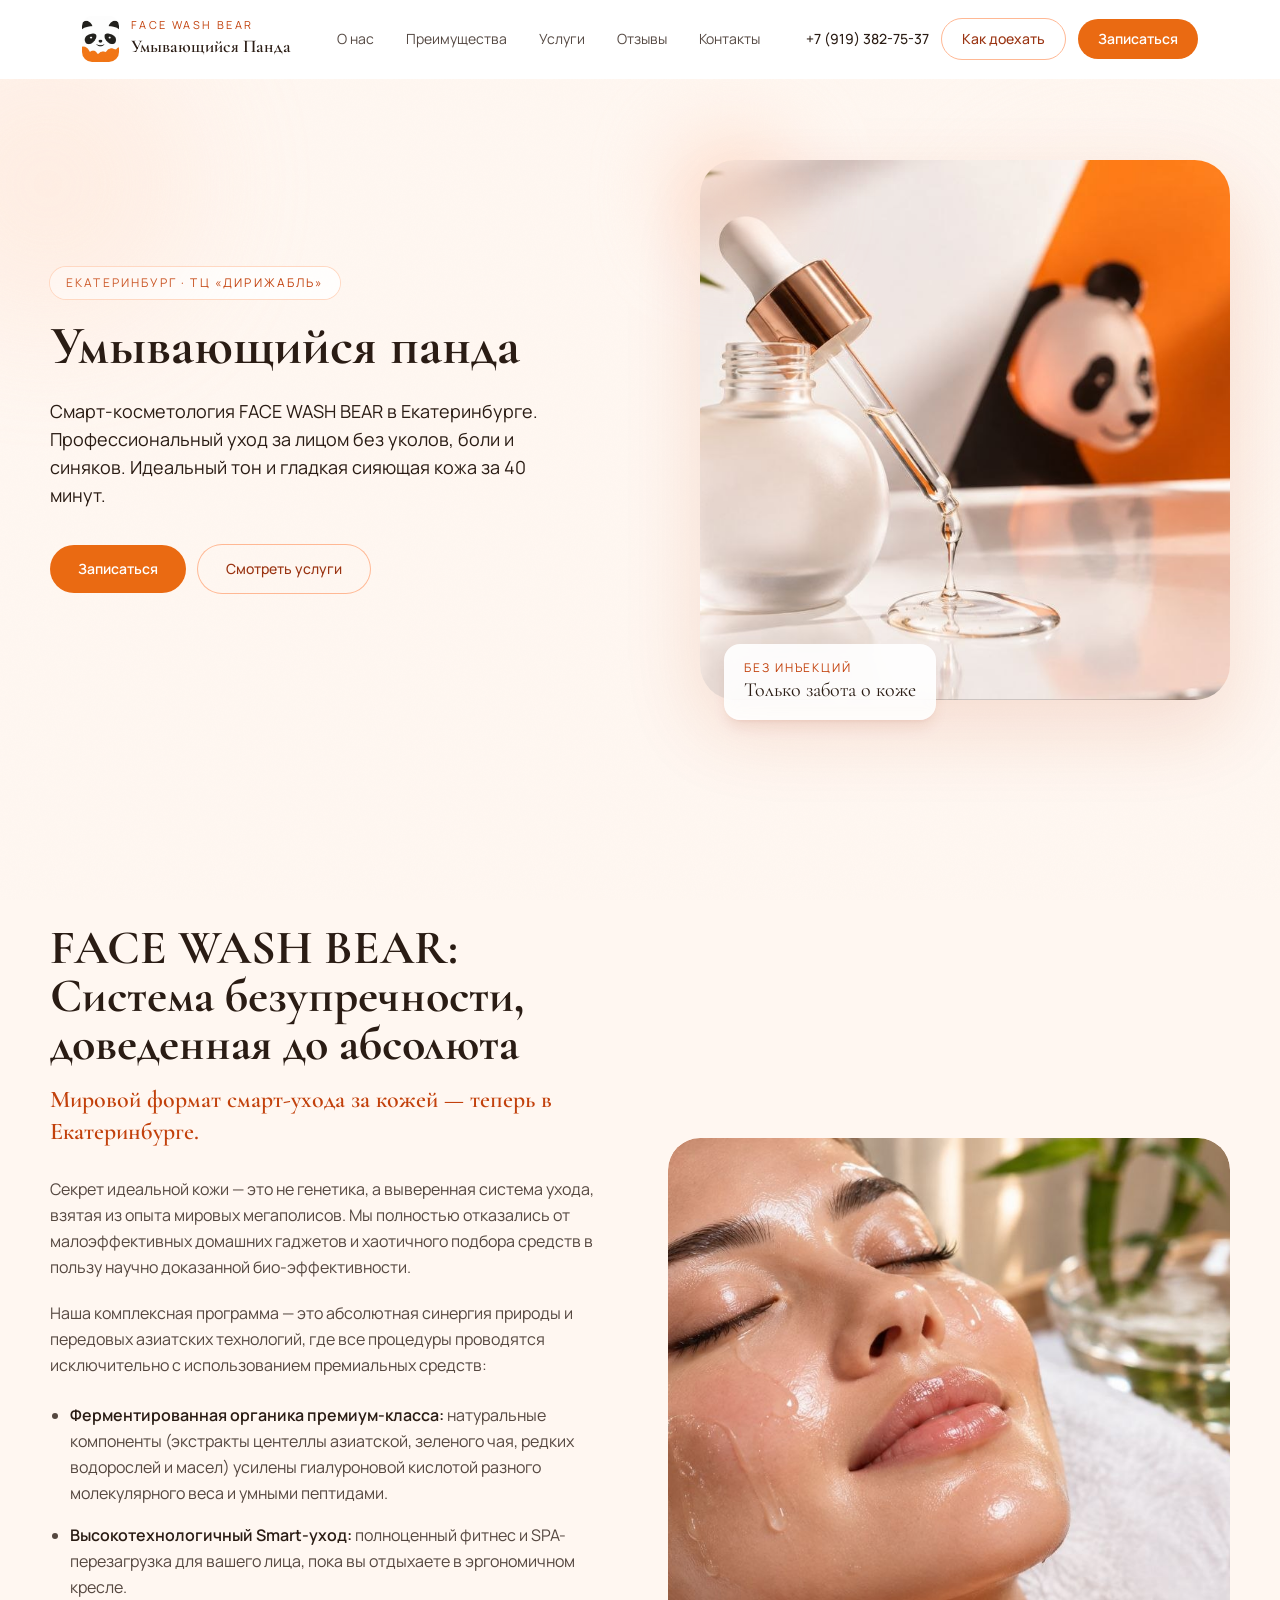
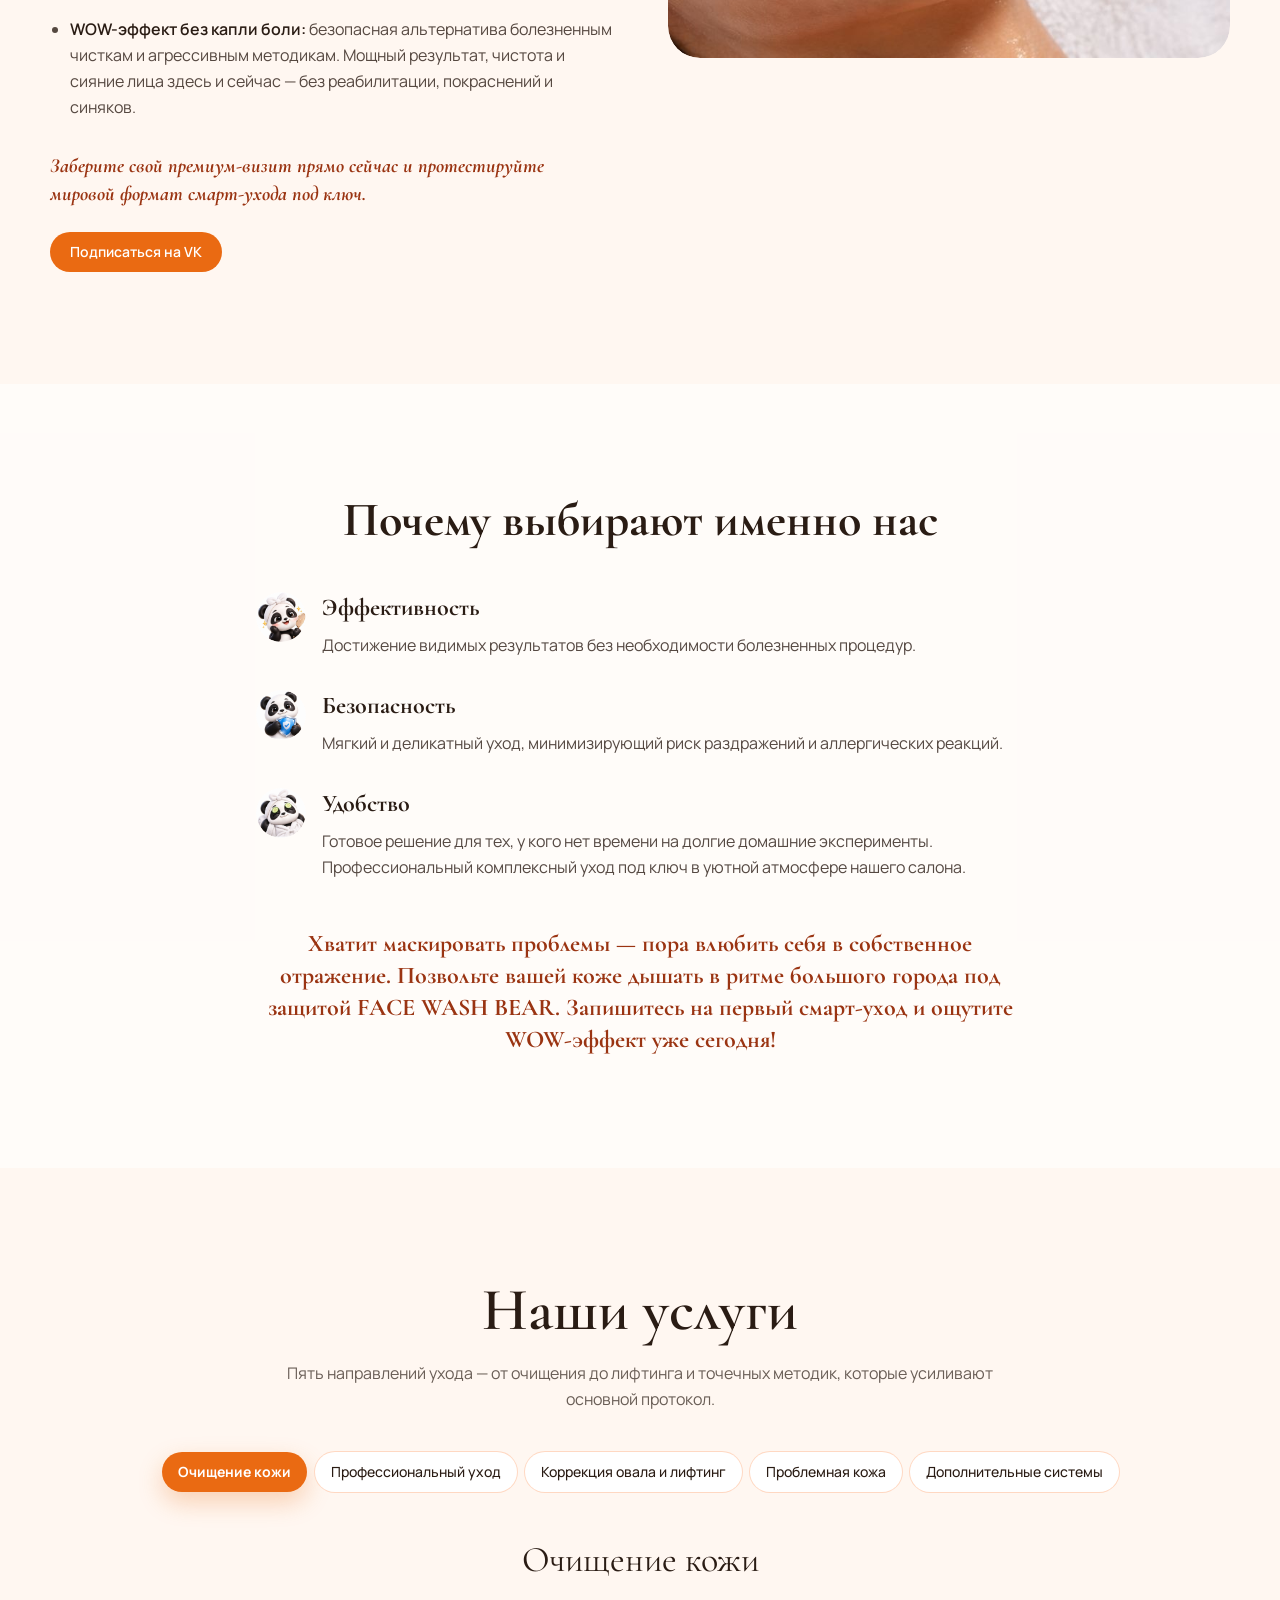
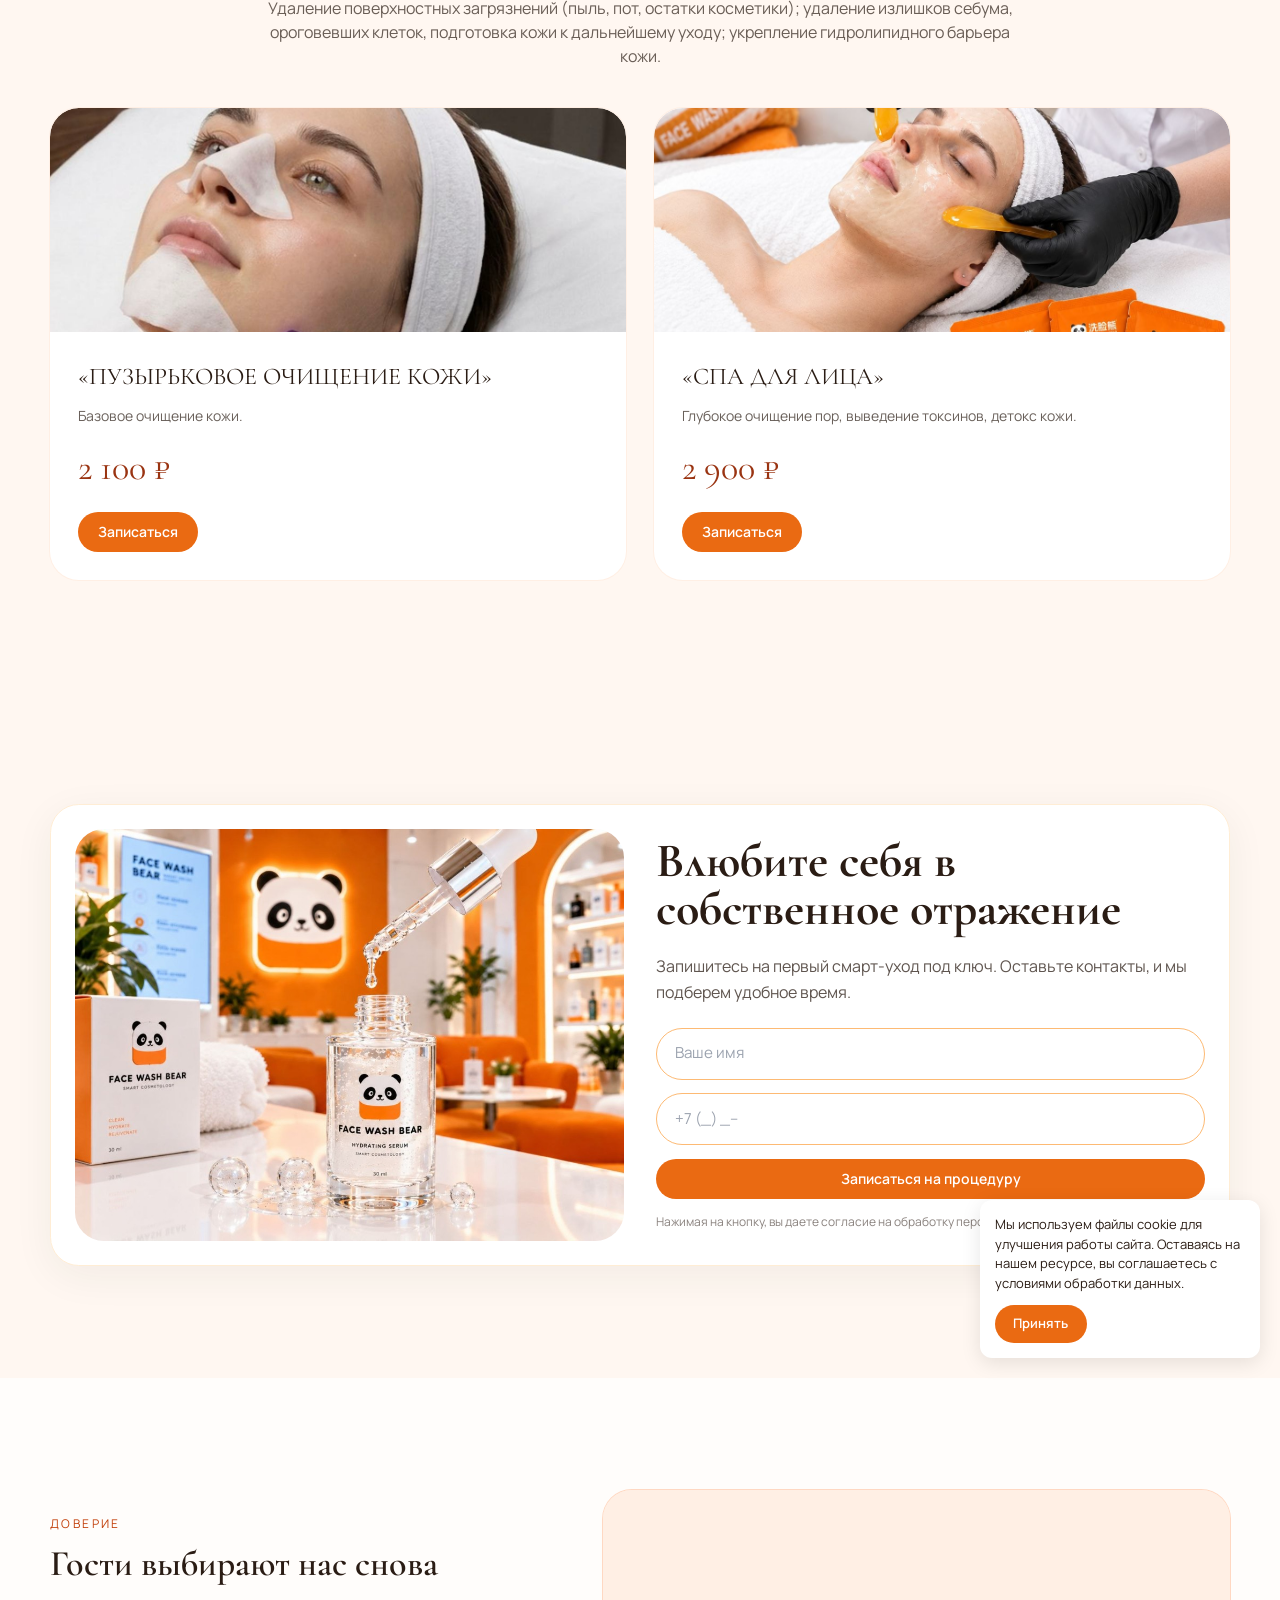
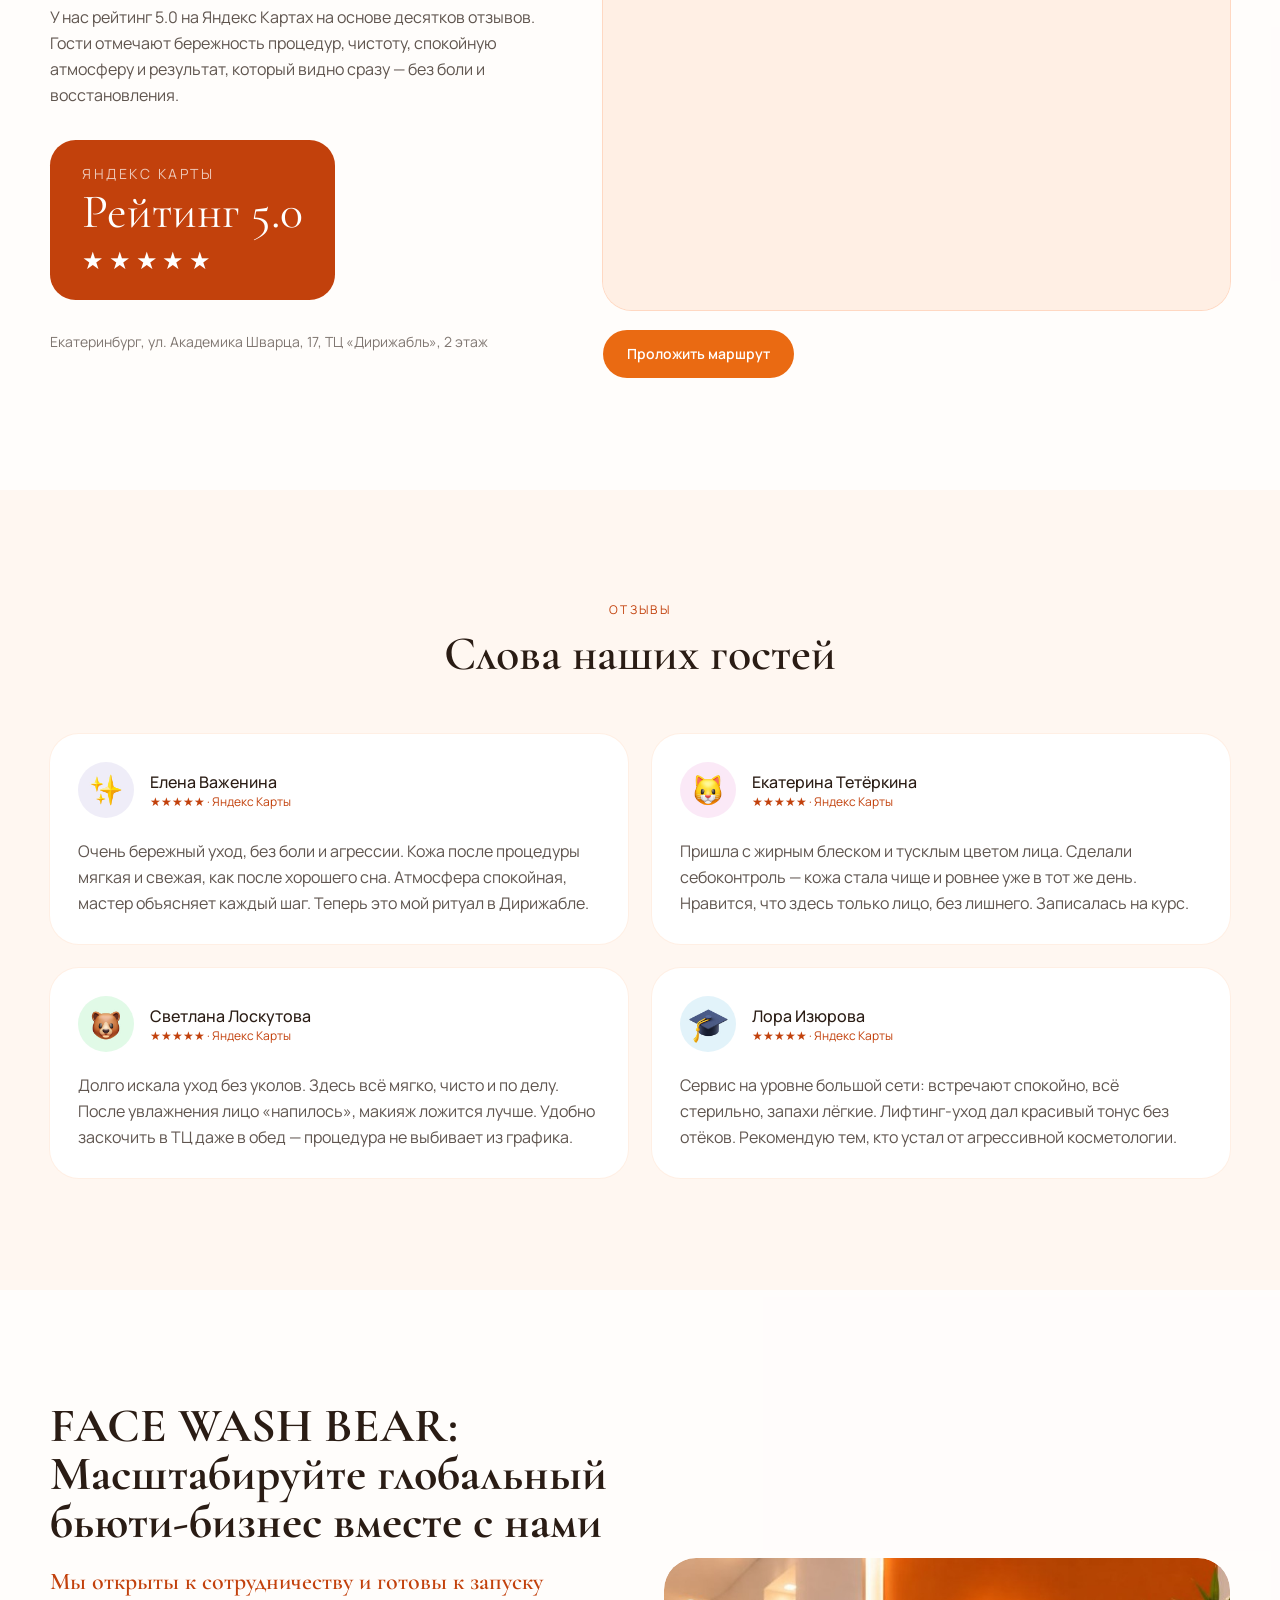
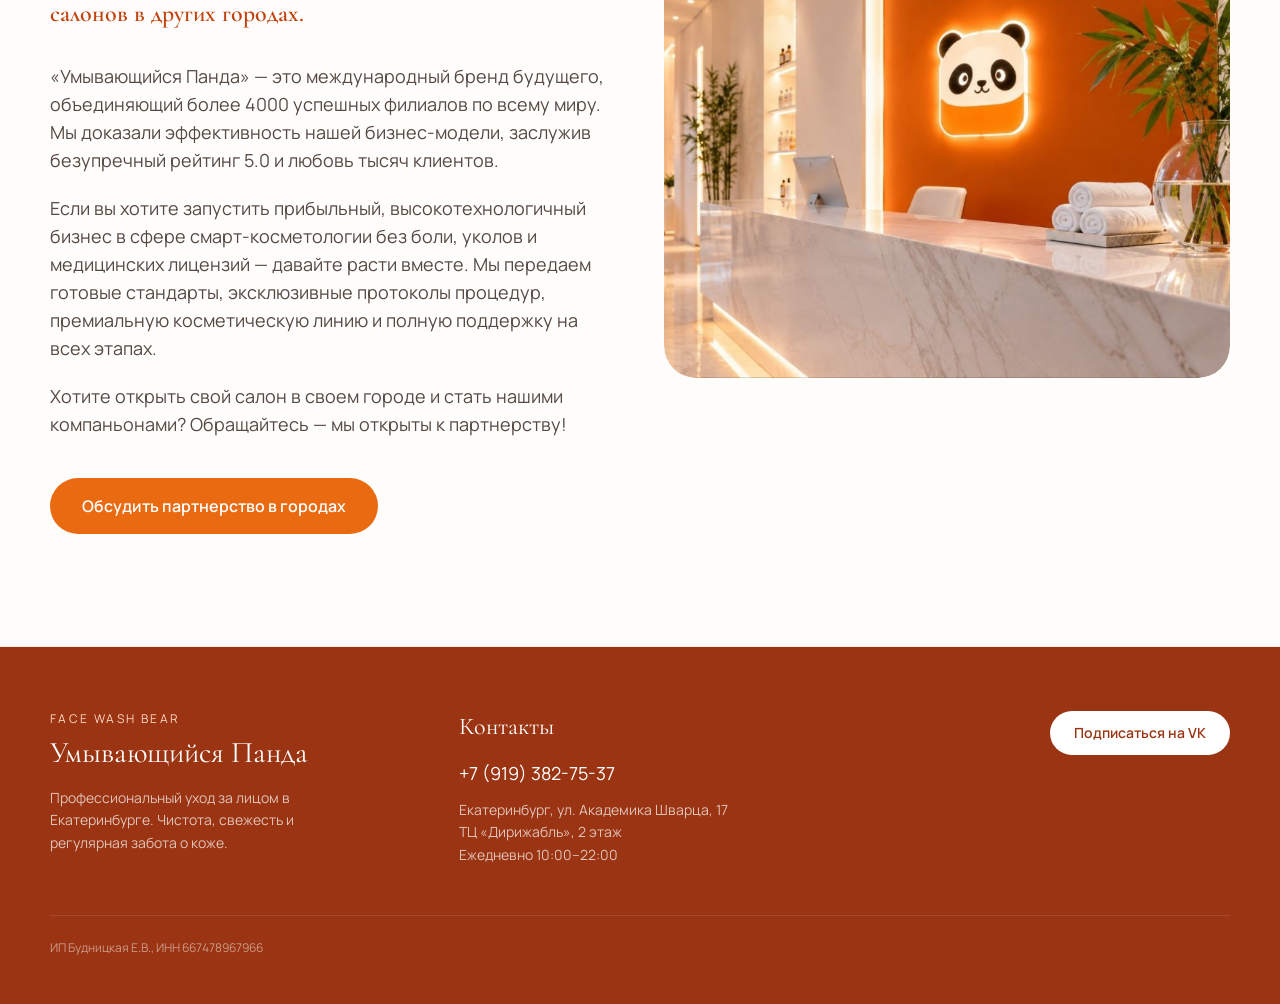
<file: index.html>
<!DOCTYPE html>
<html lang="ru">
<head>
  <meta charset="UTF-8">
  <meta name="viewport" content="width=device-width, initial-scale=1.0">
  <title>Умывающийся Панда — профессиональный уход за лицом в Екатеринбурге</title>
  <meta name="description" content="FACE WASH BEAR в Екатеринбурге: бережный уход за лицом без инъекций. ТЦ Дирижабль, ул. Академика Шварца, 17. Запись: +7 (919) 382-75-37.">
  <link rel="preconnect" href="https://fonts.googleapis.com">
  <link rel="preconnect" href="https://fonts.gstatic.com" crossorigin>
  <link href="https://fonts.googleapis.com/css2?family=Cormorant+Garamond:wght@500;600;700&family=Manrope:wght@400;500;600;700&display=swap" rel="stylesheet">
  <link rel="stylesheet" href="css/tailwind.css">
  <link rel="stylesheet" href="css/custom.css">
</head>
<body class="font-sans antialiased">
  <header id="header" class="site-header fixed inset-x-0 top-0 z-50">
    <div class="mx-auto flex max-w-site items-center justify-between gap-4 px-5 py-4 lg:px-8">
      <a href="#hero" class="flex shrink-0 items-center gap-3">
        <!-- Логотип салона: загрузите файл images/logo.png (квадрат 160×160, прозрачный фон, панда/название бренда) -->
        <img
          src="images/logo.png"
          onerror="this.onerror=null;this.src='https://picsum.photos/seed/facewashbear-logo/160/160'"
          alt="Логотип салона Умывающийся Панда"
          class="h-11 w-11 rounded-full object-cover ring-1 ring-orange-200"
        >
        <span class="leading-tight">
          <span class="block text-[11px] uppercase tracking-[0.22em] text-orange-700">Face Wash Bear</span>
          <span class="block font-serif text-lg font-semibold text-ink">Умывающийся Панда</span>
        </span>
      </a>

      <nav class="hidden items-center gap-8 lg:flex" aria-label="Основное меню">
        <a data-nav href="#about" class="nav-link text-sm text-ink/80 hover:text-ink">О нас</a>
        <a data-nav href="#benefits" class="nav-link text-sm text-ink/80 hover:text-ink">Преимущества</a>
        <a data-nav href="#services" class="nav-link text-sm text-ink/80 hover:text-ink">Услуги</a>
        <a data-nav href="#reviews" class="nav-link text-sm text-ink/80 hover:text-ink">Отзывы</a>
        <a data-nav href="#contacts" class="nav-link text-sm text-ink/80 hover:text-ink">Контакты</a>
      </nav>

      <div class="hidden items-center gap-3 lg:flex">
        <a href="tel:+79193827537" class="phone-link text-sm font-medium text-ink">+7 (919) 382-75-37</a>
        <a href="#map" class="rounded-full border border-orange-300 px-5 py-2.5 text-sm font-medium text-orange-800 transition hover:bg-orange-100">
          Как доехать
        </a>
        <a href="#order-form" class="btn-primary rounded-full bg-orange-700 px-5 py-2.5 text-sm font-semibold text-white">
          Записаться
        </a>
      </div>

      <button id="burger" class="burger flex h-11 w-11 flex-col items-center justify-center gap-1.5 rounded-full border border-orange-200 bg-white/80 lg:hidden" aria-label="Открыть меню" aria-expanded="false">
        <span></span><span></span><span></span>
      </button>
    </div>

    <div id="mobile-menu" class="mobile-menu absolute inset-x-4 top-[84px] rounded-3xl border border-orange-100 bg-white/95 p-6 shadow-xl shadow-orange-800/5 backdrop-blur-xl lg:hidden">
      <nav class="flex flex-col gap-4 text-base" aria-label="Мобильное меню">
        <a href="#about">О нас</a>
        <a href="#benefits">Преимущества</a>
        <a href="#services">Услуги</a>
        <a href="#reviews">Отзывы</a>
        <a href="#contacts">Контакты</a>
      </nav>
      <div class="mt-6 grid gap-3">
        <a href="tel:+79193827537" class="phone-link text-center text-base font-medium text-ink">+7 (919) 382-75-37</a>
        <a href="#map" class="rounded-full border border-orange-300 px-5 py-3 text-center text-sm font-medium">Как доехать</a>
        <a href="#order-form" class="rounded-full bg-orange-700 px-5 py-3 text-center text-sm font-semibold text-white">Записаться</a>
      </div>
    </div>
  </header>

  <main>
    <section id="hero" class="relative overflow-hidden px-5 pb-20 pt-32 lg:px-8 lg:pb-28 lg:pt-40">
      <div class="hero-orb pointer-events-none absolute -left-24 top-10 h-72 w-72 rounded-full bg-orange-200/70 blur-3xl"></div>
      <div class="hero-orb pointer-events-none absolute right-0 top-40 h-80 w-80 rounded-full bg-orange-100 blur-3xl"></div>

      <div class="mx-auto grid max-w-site items-center gap-12 lg:grid-cols-[1.05fr_0.95fr] lg:gap-16">
        <div>
          <p class="mb-5 inline-flex items-center gap-2 rounded-full bg-white/80 px-4 py-2 text-xs uppercase tracking-[0.18em] text-orange-700 ring-1 ring-orange-200">
            Екатеринбург · ТЦ «Дирижабль»
          </p>
          <h1 class="relative z-10 max-w-xl font-serif text-4xl font-bold leading-[1.12] text-ink sm:text-5xl lg:text-[3.4rem]">
            Умывающийся панда
          </h1>
          <p class="relative z-10 mt-6 max-w-lg text-base leading-relaxed text-ink sm:text-lg">
            Смарт-косметология FACE WASH BEAR в Екатеринбурге. Профессиональный уход за лицом без уколов, боли и синяков. Идеальный тон и гладкая сияющая кожа за 40 минут.
          </p>
          <div class="mt-9 flex flex-col gap-3 sm:flex-row">
            <a href="tel:+79193827537" class="btn-primary inline-flex items-center justify-center rounded-full bg-orange-700 px-7 py-3.5 text-sm font-semibold text-white">
              Записаться
            </a>
            <a href="#services" class="inline-flex items-center justify-center rounded-full px-7 py-3.5 text-sm font-medium text-orange-800 ring-1 ring-orange-300 hover:bg-white">
              Смотреть услуги
            </a>
          </div>
        </div>

        <div class="hero-photo relative">
          <div class="absolute -left-6 -top-6 h-28 w-28 rounded-full bg-orange-200/80 blur-2xl"></div>
          <!-- Главное фото Hero: images/hero-bg.jpg — сыворотка и панда, оранжевый фон -->
          <div class="overflow-hidden rounded-[2.2rem] bg-orange-100 shadow-[0_30px_80px_rgba(194,65,12,0.14)]">
            <img
              src="images/hero-bg.jpg"
              alt="Сыворотка FACE WASH BEAR"
              class="h-[420px] w-full object-cover lg:h-[540px]"
            >
          </div>
          <div class="absolute -bottom-5 left-6 rounded-2xl bg-white/90 px-5 py-4 shadow-lg shadow-orange-800/10 backdrop-blur">
            <p class="text-xs uppercase tracking-[0.16em] text-orange-700">Без инъекций</p>
            <p class="font-serif text-xl text-ink">Только забота о коже</p>
          </div>
        </div>
      </div>
    </section>

    <section id="about" class="px-5 py-20 lg:px-8 lg:py-28">
      <div class="mx-auto grid max-w-site items-center gap-14 lg:grid-cols-2">
        <div class="reveal">
          <h2 class="font-serif text-3xl font-bold leading-tight sm:text-4xl lg:text-5xl">
            FACE WASH BEAR: Система безупречности, доведенная до абсолюта
          </h2>
          <p class="mt-4 font-serif text-xl font-semibold leading-snug text-orange-700 sm:text-2xl">
            Мировой формат смарт-ухода за кожей — теперь в Екатеринбурге.
          </p>
          <div class="mt-7 space-y-5 text-base leading-relaxed text-ink/80">
            <p>
              Секрет идеальной кожи — это не генетика, а выверенная система ухода, взятая из опыта мировых мегаполисов. Мы полностью отказались от малоэффективных домашних гаджетов и хаотичного подбора средств в пользу научно доказанной био-эффективности.
            </p>
            <p>
              Наша комплексная программа — это абсолютная синергия природы и передовых азиатских технологий, где все процедуры проводятся исключительно с использованием премиальных средств:
            </p>
          </div>
          <ul id="benefits" class="mt-6 list-disc space-y-4 pl-5 text-base leading-relaxed text-ink/80">
            <li>
              <strong class="font-semibold text-ink">Ферментированная органика премиум-класса:</strong> натуральные компоненты (экстракты центеллы азиатской, зеленого чая, редких водорослей и масел) усилены гиалуроновой кислотой разного молекулярного веса и умными пептидами.
            </li>
            <li>
              <strong class="font-semibold text-ink">Высокотехнологичный Smart-уход:</strong> полноценный фитнес и SPA-перезагрузка для вашего лица, пока вы отдыхаете в эргономичном кресле.
            </li>
            <li>
              <strong class="font-semibold text-ink">WOW-эффект без капли боли:</strong> безопасная альтернатива болезненным чисткам и агрессивным методикам. Мощный результат, чистота и сияние лица здесь и сейчас — без реабилитации, покраснений и синяков.
            </li>
          </ul>
          <p class="mt-8 font-serif text-lg font-bold italic leading-snug text-orange-800 sm:text-xl">
            Заберите свой премиум-визит прямо сейчас и протестируйте мировой формат смарт-ухода под ключ.
          </p>
          <a href="https://vk.ru/club237378703" target="_blank" rel="noopener noreferrer" class="btn-primary mt-6 inline-flex rounded-full bg-orange-700 px-5 py-2.5 text-sm font-semibold text-white">
            Подписаться на VK
          </a>
        </div>
        <div class="about-visual reveal overflow-hidden rounded-[2rem]">
          <!-- Фото раздела «О бренде»: images/about-brand.png -->
          <img
            src="images/about-brand.png"
            alt="Уход за лицом FACE WASH BEAR"
            class="about-photo h-[520px] w-full object-cover"
          >
        </div>
      </div>
    </section>

    <section id="why-us" class="bg-white/60 px-5 py-20 lg:px-8 lg:py-28">
      <div class="mx-auto max-w-3xl">
        <h2 class="text-center font-serif text-3xl font-bold leading-tight sm:text-4xl lg:text-5xl">
          Почему выбирают именно нас
        </h2>

        <ul class="utp-list mt-12 space-y-8">
          <li class="utp-item flex items-start gap-4 sm:gap-5">
            <!-- Иконка панды для Эффективности -->
            <span class="utp-icon-wrap">
              <img src="images/utp-effectiveness.png" alt="" class="utp-icon">
            </span>
            <div>
              <h3 class="font-serif text-xl font-bold sm:text-2xl">Эффективность</h3>
              <p class="mt-2 text-base leading-relaxed text-ink/80">Достижение видимых результатов без необходимости болезненных процедур.</p>
            </div>
          </li>
          <li class="utp-item flex items-start gap-4 sm:gap-5">
            <!-- Иконка панды для Безопасности -->
            <span class="utp-icon-wrap">
              <img src="images/utp-safety.png" alt="" class="utp-icon">
            </span>
            <div>
              <h3 class="font-serif text-xl font-bold sm:text-2xl">Безопасность</h3>
              <p class="mt-2 text-base leading-relaxed text-ink/80">Мягкий и деликатный уход, минимизирующий риск раздражений и аллергических реакций.</p>
            </div>
          </li>
          <li class="utp-item flex items-start gap-4 sm:gap-5">
            <!-- Иконка панды для Удобства -->
            <span class="utp-icon-wrap">
              <img src="images/utp-convenience.png" alt="" class="utp-icon">
            </span>
            <div>
              <h3 class="font-serif text-xl font-bold sm:text-2xl">Удобство</h3>
              <p class="mt-2 text-base leading-relaxed text-ink/80">Готовое решение для тех, у кого нет времени на долгие домашние эксперименты. Профессиональный комплексный уход под ключ в уютной атмосфере нашего салона.</p>
            </div>
          </li>
        </ul>

        <p class="utp-cta mt-12 text-center font-serif text-lg font-bold leading-snug text-orange-800 sm:text-xl lg:text-2xl">
          Хватит маскировать проблемы — пора влюбить себя в собственное отражение. Позвольте вашей коже дышать в ритме большого города под защитой FACE WASH BEAR. Запишитесь на первый смарт-уход и ощутите WOW-эффект уже сегодня!
        </p>
      </div>
    </section>

    <section id="services" class="px-5 py-20 lg:px-8 lg:py-28">
      <div class="mx-auto max-w-site">
        <div class="reveal mx-auto max-w-3xl text-center">
          <h2 class="font-serif text-4xl font-semibold leading-tight sm:text-5xl lg:text-6xl">Наши услуги</h2>
          <p class="mt-5 text-base leading-relaxed text-ink/70">Пять направлений ухода — от очищения до лифтинга и точечных методик, которые усиливают основной протокол.</p>
        </div>

        <div id="service-tabs" class="relative z-10 mt-10 flex flex-wrap justify-center gap-2" role="tablist" aria-label="Категории услуг">
          <button type="button" class="tab-btn is-active rounded-full bg-white px-4 py-2.5 text-sm text-ink ring-1 ring-orange-200" data-category="cat-cleanse" onclick="openServiceTab('cat-cleanse')" aria-selected="true">Очищение кожи</button>
          <button type="button" class="tab-btn rounded-full bg-white px-4 py-2.5 text-sm font-medium text-ink ring-1 ring-orange-200" data-category="cat-pro" onclick="openServiceTab('cat-pro')" aria-selected="false">Профессиональный уход</button>
          <button type="button" class="tab-btn rounded-full bg-white px-4 py-2.5 text-sm font-medium text-ink ring-1 ring-orange-200" data-category="cat-lift" onclick="openServiceTab('cat-lift')" aria-selected="false">Коррекция овала и лифтинг</button>
          <button type="button" class="tab-btn rounded-full bg-white px-4 py-2.5 text-sm font-medium text-ink ring-1 ring-orange-200" data-category="cat-problem" onclick="openServiceTab('cat-problem')" aria-selected="false">Проблемная кожа</button>
          <button type="button" class="tab-btn rounded-full bg-white px-4 py-2.5 text-sm font-medium text-ink ring-1 ring-orange-200" data-category="cat-extra" onclick="openServiceTab('cat-extra')" aria-selected="false">Дополнительные системы</button>
        </div>

        <div id="cat-cleanse" class="tab-panel is-open mt-12" role="tabpanel">
          <div class="mx-auto max-w-3xl text-center">
            <h3 class="font-serif text-3xl sm:text-4xl">Очищение кожи</h3>
            <p class="mt-4 text-sm leading-relaxed text-ink/70 sm:text-base">Удаление поверхностных загрязнений (пыль, пот, остатки косметики); удаление излишков себума, ороговевших клеток, подготовка кожи к дальнейшему уходу; укрепление гидролипидного барьера кожи.</p>
          </div>
          <div class="mt-10 grid gap-7 md:grid-cols-2">
            <article class="service-card overflow-hidden rounded-[1.8rem] bg-white ring-1 ring-orange-100">
              <!-- Картинка услуги «Пузырьковое очищение кожи»: images/bubble-clean.png -->
              <img src="images/bubble-clean.png" alt="Пузырьковое очищение кожи" class="bubble-clean-photo h-56 w-full object-cover">
              <div class="p-7">
                <h4 class="font-serif text-2xl leading-snug">«ПУЗЫРЬКОВОЕ ОЧИЩЕНИЕ КОЖИ»</h4>
                <p class="mt-3 text-sm leading-relaxed text-ink/70">Базовое очищение кожи.</p>
                <p class="mt-5 font-serif text-4xl text-orange-800">2 100 ₽</p>
                <a href="tel:+79193827537" class="btn-primary mt-6 inline-flex rounded-full bg-orange-700 px-5 py-2.5 text-sm font-semibold text-white">Записаться</a>
              </div>
            </article>
            <article class="service-card overflow-hidden rounded-[1.8rem] bg-white ring-1 ring-orange-100">
              <!-- Картинка услуги «СПА для лица»: images/spa-facial.png -->
              <img src="images/spa-facial.png" alt="СПА для лица" class="spa-facial-photo h-56 w-full object-cover">
              <div class="p-7">
                <h4 class="font-serif text-2xl leading-snug">«СПА ДЛЯ ЛИЦА»</h4>
                <p class="mt-3 text-sm leading-relaxed text-ink/70">Глубокое очищение пор, выведение токсинов, детокс кожи.</p>
                <p class="mt-5 font-serif text-4xl text-orange-800">2 900 ₽</p>
                <a href="tel:+79193827537" class="btn-primary mt-6 inline-flex rounded-full bg-orange-700 px-5 py-2.5 text-sm font-semibold text-white">Записаться</a>
              </div>
            </article>
          </div>
        </div>

        <div id="cat-pro" class="tab-panel mt-12" role="tabpanel">
          <div class="mx-auto max-w-3xl text-center">
            <h3 class="font-serif text-3xl sm:text-4xl">Профессиональный уход</h3>
            <p class="mt-4 text-sm leading-relaxed text-ink/70 sm:text-base">Профессиональные концентраты и сыворотки, аппаратные методики и глубина воздействия; решение конкретных проблем.</p>
          </div>
          <div class="mt-10 grid gap-7 md:grid-cols-2 lg:grid-cols-3">
            <article class="service-card overflow-hidden rounded-[1.8rem] bg-white ring-1 ring-orange-100">
              <!-- Картинка услуги «Супер увлажнение»: images/super-hydration.png -->
              <img src="images/super-hydration.png" alt="Супер увлажнение" class="super-hydration-photo h-56 w-full object-cover">
              <div class="p-7">
                <h4 class="font-serif text-2xl leading-snug">«СУПЕР УВЛАЖНЕНИЕ»</h4>
                <p class="mt-3 text-sm leading-relaxed text-ink/70">Эффект упругой кожи с влажным, слегка глянцевым сиянием (Dolphin skin).</p>
                <p class="mt-5 font-serif text-4xl text-orange-800">2 100 ₽</p>
                <a href="tel:+79193827537" class="btn-primary mt-6 inline-flex rounded-full bg-orange-700 px-5 py-2.5 text-sm font-semibold text-white">Записаться</a>
              </div>
            </article>
            <article class="service-card overflow-hidden rounded-[1.8rem] bg-white ring-1 ring-orange-100">
              <!-- Картинка услуги «Сияние»: images/service-shining.png -->
              <img src="images/service-shining.png" alt="Сияние" class="service-shining-photo h-56 w-full object-cover">
              <div class="p-7">
                <h4 class="font-serif text-2xl leading-snug">«СИЯНИЕ»</h4>
                <p class="mt-3 text-sm leading-relaxed text-ink/70">Ритуал осветления кожи, эффект стеклянной кожи.</p>
                <p class="mt-5 font-serif text-4xl text-orange-800">2 100 ₽</p>
                <a href="tel:+79193827537" class="btn-primary mt-6 inline-flex rounded-full bg-orange-700 px-5 py-2.5 text-sm font-semibold text-white">Записаться</a>
              </div>
            </article>
            <article class="service-card overflow-hidden rounded-[1.8rem] bg-white ring-1 ring-orange-100 md:col-span-2 lg:col-span-1">
              <!-- Картинка услуги «Шой-ду-ду увлажнение и питание»: images/service-shoydudu.png -->
              <img src="images/service-shoydudu.png" alt="Шой-ду-ду увлажнение и питание" class="service-shoydudu-photo h-56 w-full object-cover">
              <div class="p-7">
                <h4 class="font-serif text-2xl leading-snug">«ШОЙ-ДУ-ДУ УВЛАЖНЕНИЕ И ПИТАНИЕ»</h4>
                <p class="mt-3 text-sm leading-relaxed text-ink/70">Эффект замедления видимых возрастных процессов + пробуждение естественного сияния и тонуса.</p>
                <p class="mt-5 font-serif text-4xl text-orange-800">3 600 ₽</p>
                <a href="tel:+79193827537" class="btn-primary mt-6 inline-flex rounded-full bg-orange-700 px-5 py-2.5 text-sm font-semibold text-white">Записаться</a>
              </div>
            </article>
          </div>
        </div>

        <div id="cat-lift" class="tab-panel mt-12" role="tabpanel">
          <div class="mx-auto max-w-3xl text-center">
            <h3 class="font-serif text-3xl sm:text-4xl">Коррекция овала лица и лифтинг</h3>
            <p class="mt-4 text-sm leading-relaxed text-ink/70 sm:text-base">Стимуляция коллагеногенеза с эффектом подтяжки; повышение тургора и тонуса кожи.</p>
          </div>
          <div class="mt-10 grid gap-7 md:grid-cols-2 lg:grid-cols-3">
            <article class="service-card overflow-hidden rounded-[1.8rem] bg-white ring-1 ring-orange-100">
              <!-- Картинка услуги «Пилатес для лица»: images/service-pilates.png -->
              <img src="images/service-pilates.png" alt="Пилатес для лица" class="h-56 w-full object-cover">
              <div class="p-7">
                <h4 class="font-serif text-2xl leading-snug">«ПИЛАТЕС ДЛЯ ЛИЦА»</h4>
                <p class="mt-3 text-sm leading-relaxed text-ink/70">Лифтинг-эффект, восстановление тонуса и упругости кожи.</p>
                <p class="mt-5 font-serif text-4xl text-orange-800">2 800 ₽</p>
                <a href="tel:+79193827537" class="btn-primary mt-6 inline-flex rounded-full bg-orange-700 px-5 py-2.5 text-sm font-semibold text-white">Записаться</a>
              </div>
            </article>
            <article class="service-card overflow-hidden rounded-[1.8rem] bg-white ring-1 ring-orange-100">
              <div class="relative">
                <!-- Картинка флагманской услуги «Сияющий взгляд»: images/service-shining-gaze.png -->
                <img src="images/service-shining-gaze.png" alt="Сияющий взгляд" class="h-56 w-full object-cover">
                <span class="flag-badge absolute left-4 top-4 rounded-full bg-orange-600 px-3 py-1 text-[11px] font-semibold uppercase text-white shadow-sm">Флагман</span>
              </div>
              <div class="p-7">
                <h4 class="font-serif text-2xl leading-snug">«СИЯЮЩИЙ ВЗГЛЯД»</h4>
                <p class="mt-3 text-sm leading-relaxed text-ink/70">Эффект-Pro‑Xylane, восстановление тонуса и упругости кожи вокруг глаз, выравнивание тона в зоне под глазами.</p>
                <p class="mt-5 font-serif text-4xl text-orange-800">4 500 ₽</p>
                <a href="tel:+79193827537" class="btn-primary mt-6 inline-flex rounded-full bg-orange-700 px-5 py-2.5 text-sm font-semibold text-white">Записаться</a>
              </div>
            </article>
            <article class="service-card overflow-hidden rounded-[1.8rem] bg-white ring-1 ring-orange-100 md:col-span-2 lg:col-span-1">
              <div class="relative">
                <!-- Картинка флагманской услуги «4D коллагеновый лифтинг»: images/service-collagen-4d.png -->
                <img src="images/service-collagen-4d.png" alt="4D коллагеновый лифтинг" class="h-56 w-full object-cover">
                <span class="flag-badge absolute left-4 top-4 rounded-full bg-orange-600 px-3 py-1 text-[11px] font-semibold uppercase text-white shadow-sm">Флагман</span>
              </div>
              <div class="p-7">
                <h4 class="font-serif text-2xl leading-snug">«<span class="whitespace-nowrap">4D</span> КОЛЛАГЕНОВЫЙ ЛИФТИНГ»</h4>
                <p class="mt-3 text-sm leading-relaxed text-ink/70">Эффект выраженного лифтинга, глубокого восстановления кожи, стимуляция выработки синтеза коллагена и эластина, улучшения плотности и чёткости овала лица.</p>
                <p class="mt-5 font-serif text-4xl text-orange-800">5 600 ₽</p>
                <a href="tel:+79193827537" class="btn-primary mt-6 inline-flex rounded-full bg-orange-700 px-5 py-2.5 text-sm font-semibold text-white">Записаться</a>
              </div>
            </article>
          </div>
        </div>

        <div id="cat-problem" class="tab-panel mt-12" role="tabpanel">
          <div class="mx-auto max-w-3xl text-center">
            <h3 class="font-serif text-3xl sm:text-4xl">Профессиональный уход за проблемной кожей</h3>
            <p class="mt-4 text-sm leading-relaxed text-ink/70 sm:text-base">Анти-акне, сужение пор, снятие воспалений, успокоение кожи, антистресс кожи, контроль выработки себума.</p>
          </div>
          <div class="mt-10 mx-auto grid max-w-xl gap-7">
            <article class="service-card overflow-hidden rounded-[1.8rem] bg-white ring-1 ring-orange-100">
              <div class="relative">
                <!-- Картинка флагманской услуги «Себоконтроль»: images/service-sebocontrol.png -->
                <img src="images/service-sebocontrol.png" alt="Себоконтроль" class="service-sebocontrol-photo h-64 w-full object-cover">
                <span class="flag-badge absolute left-4 top-4 rounded-full bg-orange-600 px-3 py-1 text-[11px] font-semibold uppercase text-white shadow-sm">Флагман</span>
              </div>
              <div class="p-7">
                <h4 class="font-serif text-2xl leading-snug">«СЕБОКОНТРОЛЬ»</h4>
                <p class="mt-3 text-sm leading-relaxed text-ink/70">Противовоспалительный эффект, успокоение и восстановление проблемной кожи.</p>
                <p class="mt-5 font-serif text-4xl text-orange-800">5 900 ₽</p>
                <a href="tel:+79193827537" class="btn-primary mt-6 inline-flex rounded-full bg-orange-700 px-5 py-2.5 text-sm font-semibold text-white">Записаться</a>
              </div>
            </article>
          </div>
        </div>

        <div id="cat-extra" class="tab-panel mt-12" role="tabpanel">
          <div class="mx-auto max-w-3xl text-center">
            <h3 class="font-serif text-3xl sm:text-4xl">Дополнительные системы к основным процедурам</h3>
            <p class="mt-4 text-sm leading-relaxed text-ink/70 sm:text-base">Целенаправленные методики, аппараты или составы, которые подключают к основному протоколу, чтобы усилить или закрепить результат.</p>
          </div>
          <div class="mt-10 grid gap-7 md:grid-cols-2 lg:grid-cols-3">
            <article class="service-card overflow-hidden rounded-[1.8rem] bg-white ring-1 ring-orange-100">
              <!-- Картинка услуги «Йога для лица»: загрузите файл images/service-10.jpg (4:3, 1200×900, массаж лица / снятие мышечного напряжения) -->
              <img src="images/service-face-yoga.jpg" alt="Йога для лица" class="h-56 w-full object-cover">
              <div class="p-7">
                <h4 class="font-serif text-2xl leading-snug">«ЙОГА ДЛЯ ЛИЦА»</h4>
                <p class="mt-3 text-sm leading-relaxed text-ink/70">Авторская методика массажа от Face Wash Bear с эффектом разблокировки напряжения мышц лица.</p>
                <p class="mt-5 font-serif text-4xl text-orange-800">1 500 ₽</p>
                <a href="tel:+79193827537" class="btn-primary mt-6 inline-flex rounded-full bg-orange-700 px-5 py-2.5 text-sm font-semibold text-white">Записаться</a>
              </div>
            </article>
            <article class="service-card overflow-hidden rounded-[1.8rem] bg-white ring-1 ring-orange-100">
              <!-- Картинка услуги «Уход зоны декольте и шеи»: images/service-neck-decollete.png -->
              <img src="images/service-neck-decollete.png" alt="Уход зоны декольте и шеи" class="h-56 w-full object-cover">
              <div class="p-7">
                <h4 class="font-serif text-2xl leading-snug">«УХОД ЗОНЫ ДЕКОЛЬТЕ И ШЕИ»</h4>
                <p class="mt-3 text-sm leading-relaxed text-ink/70">Авторская методика массажа зоны платизмы от Face Wash Bear с эффектом снятия гипертонуса мышц шеи; поддержание четкости овала.</p>
                <p class="mt-5 font-serif text-4xl text-orange-800">1 500 ₽</p>
                <a href="tel:+79193827537" class="btn-primary mt-6 inline-flex rounded-full bg-orange-700 px-5 py-2.5 text-sm font-semibold text-white">Записаться</a>
              </div>
            </article>
            <article class="service-card overflow-hidden rounded-[1.8rem] bg-white ring-1 ring-orange-100 md:col-span-2 lg:col-span-1">
              <!-- Картинка услуги «Шелковое прикосновение рук»: images/service-silk-hands.png -->
              <img src="images/service-silk-hands.png" alt="Шелковое прикосновение рук" class="h-56 w-full object-cover">
              <div class="p-7">
                <h4 class="font-serif text-2xl leading-snug">«ШЕЛКОВОЕ ПРИКОСНОВЕНИЕ РУК»</h4>
                <p class="mt-3 text-sm leading-relaxed text-ink/70">Коррекция возрастных изменений кожи кистей, стимуляция регенеративных процессов и синтеза коллагена в коже рук.</p>
                <p class="mt-5 font-serif text-4xl text-orange-800">1 300 ₽</p>
                <a href="tel:+79193827537" class="btn-primary mt-6 inline-flex rounded-full bg-orange-700 px-5 py-2.5 text-sm font-semibold text-white">Записаться</a>
              </div>
            </article>
          </div>
        </div>
      </div>
    </section>

    <section id="order-form" class="px-5 py-20 lg:px-8 lg:py-28">
      <div class="order-form-card">
        <div class="order-form-grid">
          <div class="order-form-media">
            <img src="images/serum.png" alt="Сыворотка FACE WASH BEAR" class="order-form-photo">
          </div>
          <div class="order-form-content">
            <h2 class="font-serif text-3xl font-bold leading-tight sm:text-4xl lg:text-5xl">Влюбите себя в собственное отражение</h2>
            <p class="mt-5 leading-relaxed text-ink/75">Запишитесь на первый смарт-уход под ключ. Оставьте контакты, и мы подберем удобное время.</p>
            <form action="https://formsubmit.co/ajax/elena@face-wash-bear.ru" method="POST">
              <input type="hidden" name="_subject" value="Заявка с сайта FACE WASH BEAR">
              <input type="text" name="name" required placeholder="Ваше имя" autocomplete="name">
              <input type="tel" name="phone" required placeholder="+7 (_) _--" pattern="^(\+7|8)?\s?\(?\d{3}\)?\s?\d{3}-?\d{2}-?\d{2}$" title="Пожалуйста, введите корректный номер телефона" autocomplete="tel" inputmode="tel">
              <button type="submit" class="btn-primary inline-flex items-center justify-center rounded-full bg-orange-700 px-5 py-2.5 text-sm font-semibold text-white">Записаться на процедуру</button>
            </form>
            <p class="order-form-legal">Нажимая на кнопку, вы даете согласие на обработку персональных данных</p>
          </div>
        </div>
      </div>
      <div id="cookie-local-popup">
        <p>Мы используем файлы cookie для улучшения работы сайта. Оставаясь на нашем ресурсе, вы соглашаетесь с условиями обработки данных.</p>
        <button type="button" id="cookie-local-ok">Принять</button>
      </div>
      <script>
        (function () {
          var popup = document.getElementById("cookie-local-popup");
          var ok = document.getElementById("cookie-local-ok");
          if (!popup || !ok) return;
          if (window.localStorage.getItem("cookie_form_accepted") === "true") {
            popup.style.display = "none";
            return;
          }
          ok.addEventListener("click", function () {
            window.localStorage.setItem("cookie_form_accepted", "true");
            popup.style.display = "none";
          });
        })();
      </script>
      <div id="order-form-thanks" class="order-form-thanks" hidden>
        <div class="order-form-thanks__card" role="dialog" aria-live="polite">
          <p>Спасибо, мы приняли ваше обращение</p>
          <button type="button" id="order-form-thanks-close">Закрыть</button>
        </div>
      </div>
    </section>

    <section id="map" class="bg-white/70 px-5 py-20 lg:px-8 lg:py-28">
      <div class="mx-auto grid max-w-site items-stretch gap-10 lg:grid-cols-[0.9fr_1.1fr]">
        <div class="reveal flex flex-col justify-center">
          <p class="mb-3 text-xs uppercase tracking-[0.2em] text-orange-700">Доверие</p>
          <h2 class="font-serif text-3xl font-semibold sm:text-4xl">Гости выбирают нас снова</h2>
          <p class="mt-5 leading-relaxed text-ink/75">
            У нас рейтинг 5.0 на Яндекс Картах на основе десятков отзывов. Гости отмечают бережность процедур, чистоту, спокойную атмосферу и результат, который видно сразу — без боли и восстановления.
          </p>
          <div class="rating-glow mt-8 inline-flex w-fit flex-col rounded-[1.6rem] bg-orange-700 px-8 py-6 text-white">
            <span class="text-sm uppercase tracking-[0.18em] text-white/70">Яндекс Карты</span>
            <span class="mt-1 font-serif text-5xl">Рейтинг 5.0</span>
            <span class="mt-2 text-2xl tracking-[0.2em]" aria-label="Пять звёзд">★★★★★</span>
          </div>
          <p class="mt-8 text-sm text-ink/60">Екатеринбург, ул. Академика Шварца, 17, ТЦ «Дирижабль», 2 этаж</p>
        </div>

        <div class="reveal">
          <div class="overflow-hidden rounded-[1.8rem] bg-orange-100 ring-1 ring-orange-200">
            <!-- Интерактивная карта: Екатеринбург, ул. Академика Шварца, 17 -->
            <iframe
              title="Салон Умывающийся Панда на Яндекс Картах"
              src="https://yandex.ru/map-widget/v1/?ll=60.627345%2C56.796701&z=16&l=map&pt=60.627345,56.796701,pm2dgl"
              width="100%"
              height="420"
              frameborder="0"
              allowfullscreen
              class="block min-h-[320px] w-full bg-orange-100"
            ></iframe>
          </div>
          <a
            href="https://yandex.ru/maps/?rtext=~56.796701,60.627345&rtt=auto"
            target="_blank"
            rel="noopener noreferrer"
            class="btn-primary mt-5 inline-flex w-full items-center justify-center rounded-full bg-orange-700 px-6 py-3.5 text-sm font-semibold text-white sm:w-auto"
          >
            Проложить маршрут
          </a>
        </div>
      </div>
    </section>

    <section id="reviews" class="px-5 py-20 lg:px-8 lg:py-28">
      <div class="mx-auto max-w-site">
        <div class="reveal mx-auto max-w-2xl text-center">
          <p class="mb-3 text-xs uppercase tracking-[0.2em] text-orange-700">Отзывы</p>
          <h2 class="font-serif text-3xl font-semibold sm:text-4xl lg:text-5xl">Слова наших гостей</h2>
        </div>

        <div class="mt-14 grid gap-6 md:grid-cols-2">
          <article class="review-card reveal rounded-[1.8rem] bg-white p-7 ring-1 ring-orange-100">
            <div class="flex items-center gap-4">
              <img src="images/avatar-1.jpg" alt="Елена Важенина" width="200" height="200" class="h-14 w-14 shrink-0 rounded-full object-cover">
              <div>
                <h3 class="font-medium">Елена Важенина</h3>
                <p class="text-xs text-orange-700">★★★★★ · Яндекс Карты</p>
              </div>
            </div>
            <p class="mt-5 leading-relaxed text-ink/75">Очень бережный уход, без боли и агрессии. Кожа после процедуры мягкая и свежая, как после хорошего сна. Атмосфера спокойная, мастер объясняет каждый шаг. Теперь это мой ритуал в Дирижабле.</p>
          </article>

          <article class="review-card reveal rounded-[1.8rem] bg-white p-7 ring-1 ring-orange-100">
            <div class="flex items-center gap-4">
              <img src="images/avatar-2.jpg" alt="Екатерина Тетёркина" width="200" height="200" class="h-14 w-14 shrink-0 rounded-full object-cover">
              <div>
                <h3 class="font-medium">Екатерина Тетёркина</h3>
                <p class="text-xs text-orange-700">★★★★★ · Яндекс Карты</p>
              </div>
            </div>
            <p class="mt-5 leading-relaxed text-ink/75">Пришла с жирным блеском и тусклым цветом лица. Сделали себоконтроль — кожа стала чище и ровнее уже в тот же день. Нравится, что здесь только лицо, без лишнего. Записалась на курс.</p>
          </article>

          <article class="review-card reveal rounded-[1.8rem] bg-white p-7 ring-1 ring-orange-100">
            <div class="flex items-center gap-4">
              <img src="images/avatar-3.jpg" alt="Светлана Лоскутова" width="200" height="200" class="h-14 w-14 shrink-0 rounded-full object-cover">
              <div>
                <h3 class="font-medium">Светлана Лоскутова</h3>
                <p class="text-xs text-orange-700">★★★★★ · Яндекс Карты</p>
              </div>
            </div>
            <p class="mt-5 leading-relaxed text-ink/75">Долго искала уход без уколов. Здесь всё мягко, чисто и по делу. После увлажнения лицо «напилось», макияж ложится лучше. Удобно заскочить в ТЦ даже в обед — процедура не выбивает из графика.</p>
          </article>

          <article class="review-card reveal rounded-[1.8rem] bg-white p-7 ring-1 ring-orange-100">
            <div class="flex items-center gap-4">
              <img src="images/avatar-4.jpg" alt="Лора Изюрова" width="200" height="200" class="h-14 w-14 shrink-0 rounded-full object-cover">
              <div>
                <h3 class="font-medium">Лора Изюрова</h3>
                <p class="text-xs text-orange-700">★★★★★ · Яндекс Карты</p>
              </div>
            </div>
            <p class="mt-5 leading-relaxed text-ink/75">Сервис на уровне большой сети: встречают спокойно, всё стерильно, запахи лёгкие. Лифтинг-уход дал красивый тонус без отёков. Рекомендую тем, кто устал от агрессивной косметологии.</p>
          </article>
        </div>
      </div>
    </section>

    <section id="franchise" class="bg-white/70 px-5 py-20 lg:px-8 lg:py-28">
      <div class="mx-auto grid max-w-site items-center gap-12 lg:grid-cols-2">
        <div>
          <h2 class="font-serif text-3xl font-bold leading-tight sm:text-4xl lg:text-5xl">
            FACE WASH BEAR: Масштабируйте глобальный бьюти-бизнес вместе с нами
          </h2>
          <p class="mt-5 font-serif text-xl font-semibold leading-snug text-orange-700 sm:text-2xl">
            Мы открыты к сотрудничеству и готовы к запуску салонов в других городах.
          </p>
          <div class="mt-8 space-y-5 text-base leading-relaxed text-ink/80 sm:text-lg">
            <p>
              «Умывающийся Панда» — это международный бренд будущего, объединяющий более 4000 успешных филиалов по всему миру. Мы доказали эффективность нашей бизнес-модели, заслужив безупречный рейтинг 5.0 и любовь тысяч клиентов.
            </p>
            <p>
              Если вы хотите запустить прибыльный, высокотехнологичный бизнес в сфере смарт-косметологии без боли, уколов и медицинских лицензий — давайте расти вместе. Мы передаем готовые стандарты, эксклюзивные протоколы процедур, премиальную косметическую линию и полную поддержку на всех этапах.
            </p>
            <p>
              Хотите открыть свой салон в своем городе и стать нашими компаньонами? Обращайтесь — мы открыты к партнерству!
            </p>
          </div>
          <a href="tel:+79193827537" class="btn-primary mt-10 inline-flex items-center justify-center rounded-full bg-orange-700 px-8 py-4 text-sm font-semibold text-white sm:text-base">
            Обсудить партнерство в городах
          </a>
        </div>
        <div class="partnership-visual overflow-hidden">
          <!-- Фото ресепшена для блока партнерства: images/partnership-reception.png -->
          <img
            src="img/franchise-salon.png"
            alt="Ресепшен салона FACE WASH BEAR"
            class="partnership-photo"
          >
        </div>
      </div>
    </section>
  </main>

  <footer id="contacts" class="border-t border-orange-100 bg-orange-800 px-5 pb-28 pt-16 text-white lg:px-8 lg:pb-12">
    <div class="mx-auto grid max-w-site gap-12 md:grid-cols-3">
      <div>
        <p class="text-xs uppercase tracking-[0.2em] text-orange-200">Face Wash Bear</p>
        <p class="mt-2 font-serif text-3xl">Умывающийся Панда</p>
        <p class="mt-4 max-w-xs text-sm leading-relaxed text-white/70">Профессиональный уход за лицом в Екатеринбурге. Чистота, свежесть и регулярная забота о коже.</p>
      </div>
      <div>
        <h2 class="font-serif text-2xl">Контакты</h2>
        <a href="tel:+79193827537" class="phone-link mt-4 block text-lg text-white hover:text-orange-200">+7 (919) 382-75-37</a>
        <p class="mt-3 text-sm leading-relaxed text-white/70">Екатеринбург, ул. Академика Шварца, 17<br>ТЦ «Дирижабль», 2 этаж<br>Ежедневно 10:00–22:00</p>
      </div>
      <div class="md:text-right">
        <!-- Подставьте ссылку на группу ВКонтакте вместо https://vk.com -->
        <a href="https://vk.ru/club237378703" target="_blank" rel="noopener noreferrer" class="inline-flex rounded-full bg-white px-6 py-3 text-sm font-semibold text-orange-800 transition hover:bg-orange-100">
          Подписаться на VK
        </a>
      </div>
    </div>
    <div class="mx-auto mt-12 max-w-site border-t border-white/10 pt-6 text-xs text-white/50">
      ИП Будницкая Е.В., ИНН 667478967966
    </div>
  </footer>

  <div id="mobile-cta" class="mobile-cta fixed inset-x-4 bottom-4 z-50 lg:hidden">
    <a href="tel:+79193827537" class="flex items-center justify-center rounded-full bg-orange-700 px-5 py-3.5 text-sm font-semibold text-white shadow-xl shadow-orange-800/30">
      Записаться · +7 (919) 382-75-37
    </a>
  </div>

  <script src="js/main.js?v=20261125"></script>
  <script>
    function openServiceTab(categoryId) {
      var buttons = document.querySelectorAll(".tab-btn");
      var panels = document.querySelectorAll(".tab-panel");
      for (var i = 0; i < buttons.length; i++) {
        var on = buttons[i].getAttribute("data-category") === categoryId;
        buttons[i].classList.toggle("is-active", on);
        buttons[i].setAttribute("aria-selected", on ? "true" : "false");
      }
      for (var j = 0; j < panels.length; j++) {
        var open = panels[j].id === categoryId;
        panels[j].classList.toggle("is-open", open);
        if (!open) continue;
        panels[j].querySelectorAll("img").forEach(function (img) {
          if (img.complete && img.naturalWidth > 0) return;
          var src = img.getAttribute("src");
          if (!src) return;
          img.src = "";
          img.src = src;
        });
      }
    }

    openServiceTab("cat-cleanse");
  </script>

  <aside id="cookies-widget" class="cookies-widget" hidden>
    <div class="cookies-widget__card">
      <p class="cookies-widget__title">Cookies</p>
      <p class="cookies-widget__text">Мы используем файлы cookie для улучшения работы сайта. Оставаясь на нашем ресурсе, вы соглашаетесь с условиями обработки данных.</p>
      <button type="button" id="cookies-accept" class="cookies-widget__btn">Принять</button>
    </div>
  </aside>
</body>
</html>
</file>
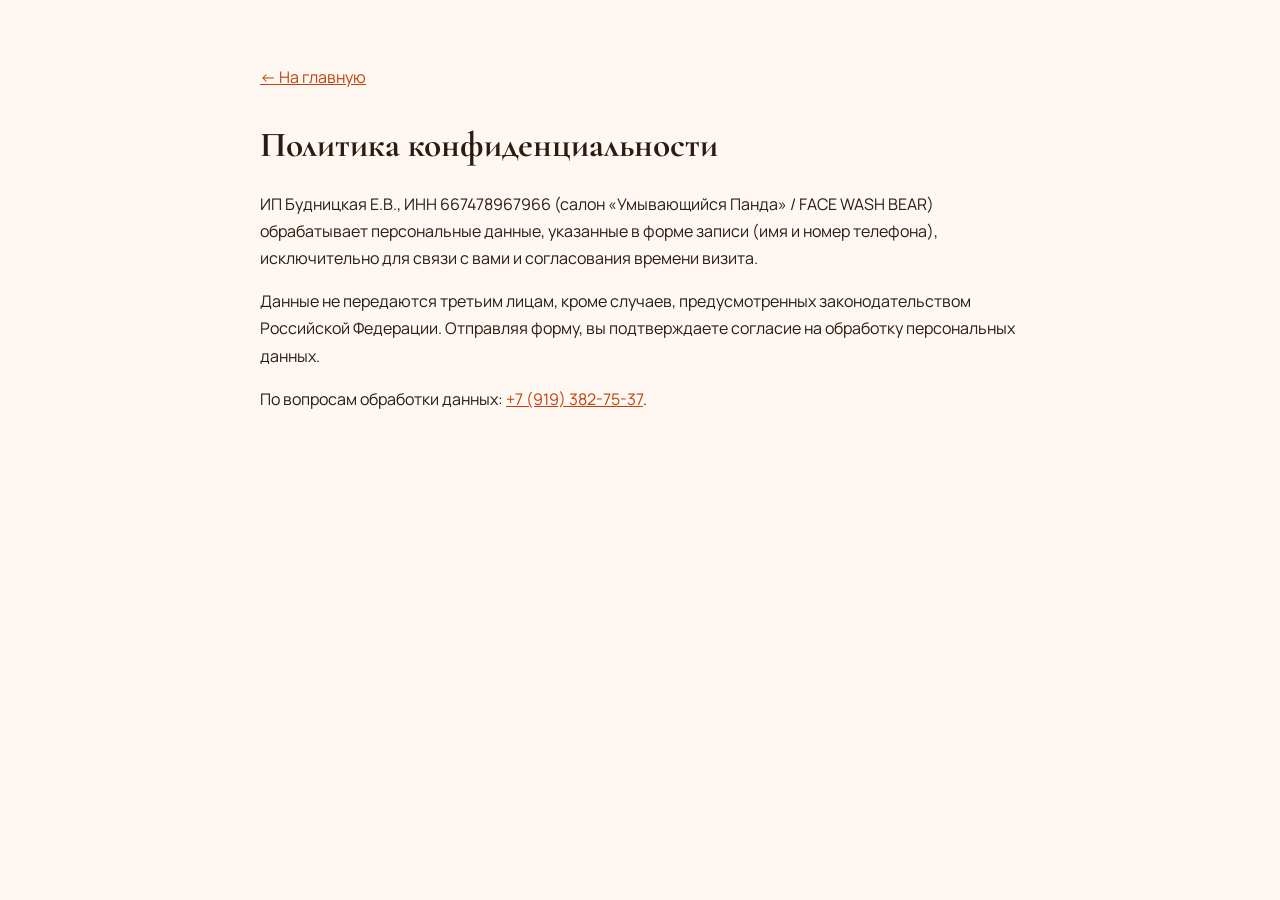
<file: privacy-policy.html>
<!DOCTYPE html>
<html lang="ru">
<head>
  <meta charset="UTF-8">
  <meta name="viewport" content="width=device-width, initial-scale=1.0">
  <title>Политика конфиденциальности — Умывающийся Панда</title>
  <link rel="preconnect" href="https://fonts.googleapis.com">
  <link rel="preconnect" href="https://fonts.gstatic.com" crossorigin>
  <link href="https://fonts.googleapis.com/css2?family=Cormorant+Garamond:wght@600;700&family=Manrope:wght@400;500;600&display=swap" rel="stylesheet">
  <style>
    body { margin: 0; font-family: Manrope, sans-serif; color: #2a1c14; background: #fff7f1; line-height: 1.7; }
    main { max-width: 760px; margin: 0 auto; padding: 48px 20px 80px; }
    h1 { font-family: "Cormorant Garamond", serif; font-size: 2.2rem; margin-bottom: 1rem; }
    a { color: #c2410c; }
  </style>
</head>
<body>
  <main>
    <p><a href="./index.html">← На главную</a></p>
    <h1>Политика конфиденциальности</h1>
    <p>ИП Будницкая Е.В., ИНН 667478967966 (салон «Умывающийся Панда» / FACE WASH BEAR) обрабатывает персональные данные, указанные в форме записи (имя и номер телефона), исключительно для связи с вами и согласования времени визита.</p>
    <p>Данные не передаются третьим лицам, кроме случаев, предусмотренных законодательством Российской Федерации. Отправляя форму, вы подтверждаете согласие на обработку персональных данных.</p>
    <p>По вопросам обработки данных: <a href="tel:+79193827537">+7 (919) 382-75-37</a>.</p>
  </main>
</body>
</html>
</file>
<file: css/custom.css>
:root {
  --orange-50: #fff7f1;
  --orange-600: #ea6a12;
  --ink: #2a1c14;
  --muted: #6d5a4e;
}

html {
  scroll-behavior: smooth;
}

body {
  background-color: var(--orange-50);
  color: var(--ink);
}

body::before {
  content: "";
  pointer-events: none;
  position: fixed;
  inset: 0;
  z-index: 0;
  opacity: 0.035;
  background-image: url("data:image/svg+xml,%3Csvg xmlns='http://www.w3.org/2000/svg' width='160' height='160'%3E%3Cfilter id='n'%3E%3CfeTurbulence type='fractalNoise' baseFrequency='.85' numOctaves='2' stitchTiles='stitch'/%3E%3C/filter%3E%3Crect width='100%25' height='100%25' filter='url(%23n)' opacity='.55'/%3E%3C/svg%3E");
}

.site-header {
  background: #fff;
  border-bottom: 1px solid #ffffff;
  transition: background-color 0.35s ease, box-shadow 0.35s ease, backdrop-filter 0.35s ease;
}

.site-header.is-scrolled {
  background: rgba(255, 255, 255, 0.86);
  box-shadow: 0 10px 40px rgba(28, 43, 39, 0.06);
  backdrop-filter: blur(18px);
}

.site-header a[href="#hero"] img {
  height: 46px;
  width: auto;
  max-height: 46px;
  border-radius: 10px;
  object-fit: contain;
  object-position: center top;
  box-shadow: none;
}

.nav-link {
  position: relative;
}

.nav-link::after {
  content: "";
  position: absolute;
  left: 0;
  bottom: -6px;
  width: 0;
  height: 1.5px;
  background: var(--orange-600);
  transition: width 0.3s ease;
}

.nav-link:hover::after,
.nav-link.is-active::after {
  width: 100%;
}

.btn-primary {
  position: relative;
  overflow: hidden;
  background-color: #ea6a12;
  color: #fff;
  transition: transform 0.3s ease, box-shadow 0.3s ease, background-color 0.3s ease;
}

.btn-primary:hover {
  transform: translateY(-1px);
  background-color: #c2410c;
  box-shadow: 0 12px 30px rgba(234, 106, 18, 0.32);
}

.btn-primary::after {
  content: "";
  position: absolute;
  inset: 0;
  background: linear-gradient(120deg, transparent 20%, rgba(255, 255, 255, 0.35) 50%, transparent 80%);
  transform: translateX(-120%);
  transition: transform 0.6s ease;
}

.btn-primary:hover::after {
  transform: translateX(120%);
}

a[href^="tel:"] {
  text-decoration: none;
  cursor: pointer;
}

.phone-link {
  text-decoration: none;
}

header, main, footer {
  position: relative;
  z-index: 2;
}

.hero-orb {
  animation: float 8s ease-in-out infinite;
  z-index: 0;
  opacity: 0.4;
}

.hero-photo {
  animation: riseIn 1.1s ease both;
}

.rating-glow {
  animation: glow 3.2s ease-in-out infinite;
}

.reveal {
  opacity: 0;
  transform: translateY(28px);
  transition: opacity 0.8s ease, transform 0.8s ease;
}

.reveal.is-visible {
  opacity: 1;
  transform: none;
}

.service-card,
.review-card,
.usp-card {
  transition: transform 0.4s ease, box-shadow 0.4s ease;
}

.review-card img {
  width: 3.5rem;
  height: 3.5rem;
  flex-shrink: 0;
  object-fit: cover;
}

.service-card:hover,
.review-card:hover,
.usp-card:hover {
  transform: translateY(-6px);
  box-shadow: 0 22px 50px rgba(28, 43, 39, 0.08);
}

.service-card img,
.about-photo,
.hero-photo img {
  transition: transform 0.9s ease;
}

.service-card:hover img,
.about-visual:hover .about-photo,
.hero-photo:hover img {
  transform: scale(1.05);
}

.about-visual {
  border-radius: 2rem;
  overflow: hidden;
}

.about-photo {
  width: 100%;
  height: 520px;
  object-fit: cover;
  object-position: center;
  border-radius: 2rem;
}

@media (max-width: 767px) {
  .about-photo {
    height: 360px;
  }
}

.mobile-menu {
  transform: translateY(-12px);
  opacity: 0;
  pointer-events: none;
  transition: opacity 0.3s ease, transform 0.3s ease;
}

.mobile-menu.is-open {
  transform: none;
  opacity: 1;
  pointer-events: auto;
}

.burger span {
  display: block;
  width: 20px;
  height: 1.5px;
  background: var(--ink);
  transition: transform 0.3s ease, opacity 0.3s ease;
}

.burger.is-open span:nth-child(1) {
  transform: translateY(6.5px) rotate(45deg);
}

.burger.is-open span:nth-child(2) {
  opacity: 0;
}

.burger.is-open span:nth-child(3) {
  transform: translateY(-6.5px) rotate(-45deg);
}

.mobile-cta {
  transform: translateY(120%);
  transition: transform 0.35s ease;
}

.mobile-cta.is-visible {
  transform: none;
}

.tab-btn {
  cursor: pointer;
  pointer-events: auto;
  position: relative;
  z-index: 5;
  text-align: left;
  transition: background-color 0.3s ease, color 0.3s ease, box-shadow 0.3s ease;
}

.tab-btn.is-active {
  background: #ea6a12 !important;
  color: #fff !important;
  font-weight: 700;
  box-shadow: 0 10px 24px rgba(234, 106, 18, 0.28);
}

.tab-panel {
  display: none;
}

.tab-panel.is-open {
  display: block;
  animation: riseIn 0.45s ease;
}

.flag-badge {
  letter-spacing: 0.14em;
}

.bubble-clean-photo,
.spa-facial-photo,
.super-hydration-photo,
.service-shining-photo,
.service-shoydudu-photo {
  width: 100%;
  height: 14rem;
  object-fit: cover;
  border-radius: 1.8rem 1.8rem 0 0;
}

.utp-list {
  margin-left: 0;
  padding-left: 0;
  list-style: none;
}

.utp-item {
  display: flex;
  flex-direction: row;
  align-items: flex-start;
  gap: 16px;
}

.utp-icon-wrap {
  width: 50px;
  height: 50px;
  flex-shrink: 0;
  overflow: hidden;
  border-radius: 50%;
}

.utp-icon {
  display: block;
  width: 50px;
  height: 50px;
  object-fit: cover;
  border-radius: 50%;
}

.partnership-visual {
  border-radius: 2rem;
  overflow: hidden;
}

.partnership-photo {
  display: block;
  width: 100%;
  height: 420px;
  object-fit: cover;
  border-radius: 2rem;
}

@media (max-width: 1023px) {
  .partnership-photo {
    height: 280px;
  }
}

.service-sebocontrol-photo {
  object-fit: cover;
  object-position: center 35%;
}

@keyframes float {
  0%, 100% { transform: translateY(0); }
  50% { transform: translateY(-14px); }
}

@keyframes riseIn {
  from { opacity: 0; transform: translateY(24px) scale(0.98); }
  to { opacity: 1; transform: none; }
}

@keyframes glow {
  0%, 100% { box-shadow: 0 18px 40px rgba(234, 106, 18, 0.22); }
  50% { box-shadow: 0 22px 50px rgba(234, 106, 18, 0.38); }
}

@media (prefers-reduced-motion: reduce) {
  *, *::before, *::after {
    animation: none !important;
    transition: none !important;
  }

  html { scroll-behavior: auto; }
}

#order-form {
  position: relative;
}

#order-form .order-form-card {
  max-width: 1180px;
  margin: 0 auto;
  background: #fff;
  border-radius: 1.8rem;
  padding: 1.5rem;
  box-shadow: 0 10px 40px rgba(28, 43, 39, 0.06);
  border: 1px solid #ffedd5;
}

#order-form .order-form-grid {
  display: grid;
  grid-template-columns: 1fr 1fr;
  gap: 2rem;
  align-items: stretch;
}

#order-form .order-form-media {
  min-height: 320px;
}

#order-form .order-form-photo {
  width: 100%;
  height: 100%;
  min-height: 360px;
  object-fit: cover;
  border-radius: 1.8rem;
}

#order-form .order-form-content {
  display: flex;
  flex-direction: column;
  justify-content: center;
}

#order-form form {
  display: flex;
  flex-direction: column;
  gap: 0.85rem;
  margin-top: 1.4rem;
}

#order-form input[type="text"],
#order-form input[type="tel"] {
  width: 100%;
  border: 1px solid #fdba74;
  border-radius: 999px;
  padding: 0.85rem 1.15rem;
  font-size: 0.95rem;
  color: #2a1c14;
  background: #fff;
  outline: none;
}

#order-form input[type="text"]:focus,
#order-form input[type="tel"]:focus {
  border-color: #ea6a12;
  box-shadow: 0 0 0 3px rgba(234, 106, 18, 0.15);
}

#order-form button[type="submit"] {
  width: 100%;
  border: 0;
  cursor: pointer;
}

#order-form .order-form-legal {
  margin-top: 0.9rem;
  font-size: 0.75rem;
  line-height: 1.55;
  color: rgba(42, 28, 20, 0.55);
}

@media (max-width: 768px) {
  #order-form .order-form-grid {
    grid-template-columns: 1fr;
  }

  #order-form .order-form-photo {
    min-height: 240px;
    height: 240px;
  }
}

#cookie-local-popup {
  position: absolute;
  right: 20px;
  bottom: 20px;
  z-index: 999;
  width: 280px;
  padding: 15px;
  background: #ffffff;
  border-radius: 12px;
  box-shadow: 0 5px 20px rgba(0, 0, 0, 0.1);
}

#cookie-local-popup p {
  margin: 0 0 12px;
  font-size: 13px;
  line-height: 1.5;
  color: #2a1c14;
}

#cookie-local-ok {
  border: 0;
  cursor: pointer;
  display: inline-flex;
  align-items: center;
  justify-content: center;
  border-radius: 999px;
  padding: 0.55rem 1.15rem;
  font-size: 0.82rem;
  font-weight: 600;
  color: #ffffff;
  background-color: #ea6a12;
  transition: background-color 0.3s ease, transform 0.3s ease;
}

#cookie-local-ok:hover {
  background-color: #c2410c;
  transform: translateY(-1px);
}

.order-form-thanks {
  position: fixed;
  inset: 0;
  z-index: 80;
  display: flex;
  align-items: center;
  justify-content: center;
  padding: 1.25rem;
  background: rgba(42, 28, 20, 0.35);
}

.order-form-thanks[hidden] {
  display: none !important;
}

.order-form-thanks__card {
  width: min(420px, 100%);
  background: #ffffff;
  border-radius: 1.8rem;
  padding: 1.75rem 1.5rem;
  box-shadow: 0 16px 50px rgba(42, 28, 20, 0.18);
  text-align: center;
}

.order-form-thanks__card p {
  margin: 0 0 1.1rem;
  font-family: "Cormorant Garamond", serif;
  font-size: 1.55rem;
  line-height: 1.3;
  color: #2a1c14;
}

.order-form-thanks__card button {
  border: 0;
  cursor: pointer;
  border-radius: 999px;
  padding: 0.65rem 1.25rem;
  font-size: 0.9rem;
  font-weight: 600;
  color: #ffffff;
  background-color: #ea6a12;
}

.cookies-widget {
  position: fixed;
  right: 1.25rem;
  bottom: 1.25rem;
  z-index: 70;
  width: min(360px, calc(100vw - 2rem));
}

.cookies-widget[hidden] {
  display: none !important;
}

.cookies-widget.is-hiding .cookies-widget__card {
  opacity: 0;
  transform: translateY(12px);
}

.cookies-widget__card {
  background: #ffffff;
  border: 1px solid #ffedd5;
  border-radius: 1.8rem;
  padding: 1.15rem 1.25rem;
  box-shadow: 0 12px 40px rgba(42, 28, 20, 0.12);
  transition: opacity 0.3s ease, transform 0.3s ease;
}

.cookies-widget__title {
  margin: 0;
  font-family: "Cormorant Garamond", serif;
  font-size: 1.35rem;
  font-weight: 600;
  color: #2a1c14;
}

.cookies-widget__text {
  margin: 0.55rem 0 0.95rem;
  font-size: 0.85rem;
  line-height: 1.55;
  color: rgba(42, 28, 20, 0.72);
}

.cookies-widget__btn {
  border: 0;
  cursor: pointer;
  display: inline-flex;
  align-items: center;
  justify-content: center;
  border-radius: 999px;
  padding: 0.6rem 1.2rem;
  font-size: 0.85rem;
  font-weight: 600;
  color: #ffffff;
  background-color: #ea6a12;
  transition: background-color 0.3s ease, transform 0.3s ease;
}

.cookies-widget__btn:hover {
  background-color: #c2410c;
  transform: translateY(-1px);
}

@media (max-width: 768px) {
  .cookies-widget {
    left: 0.75rem;
    right: 0.75rem;
    bottom: 5.5rem;
    width: auto;
  }
}
</file>
